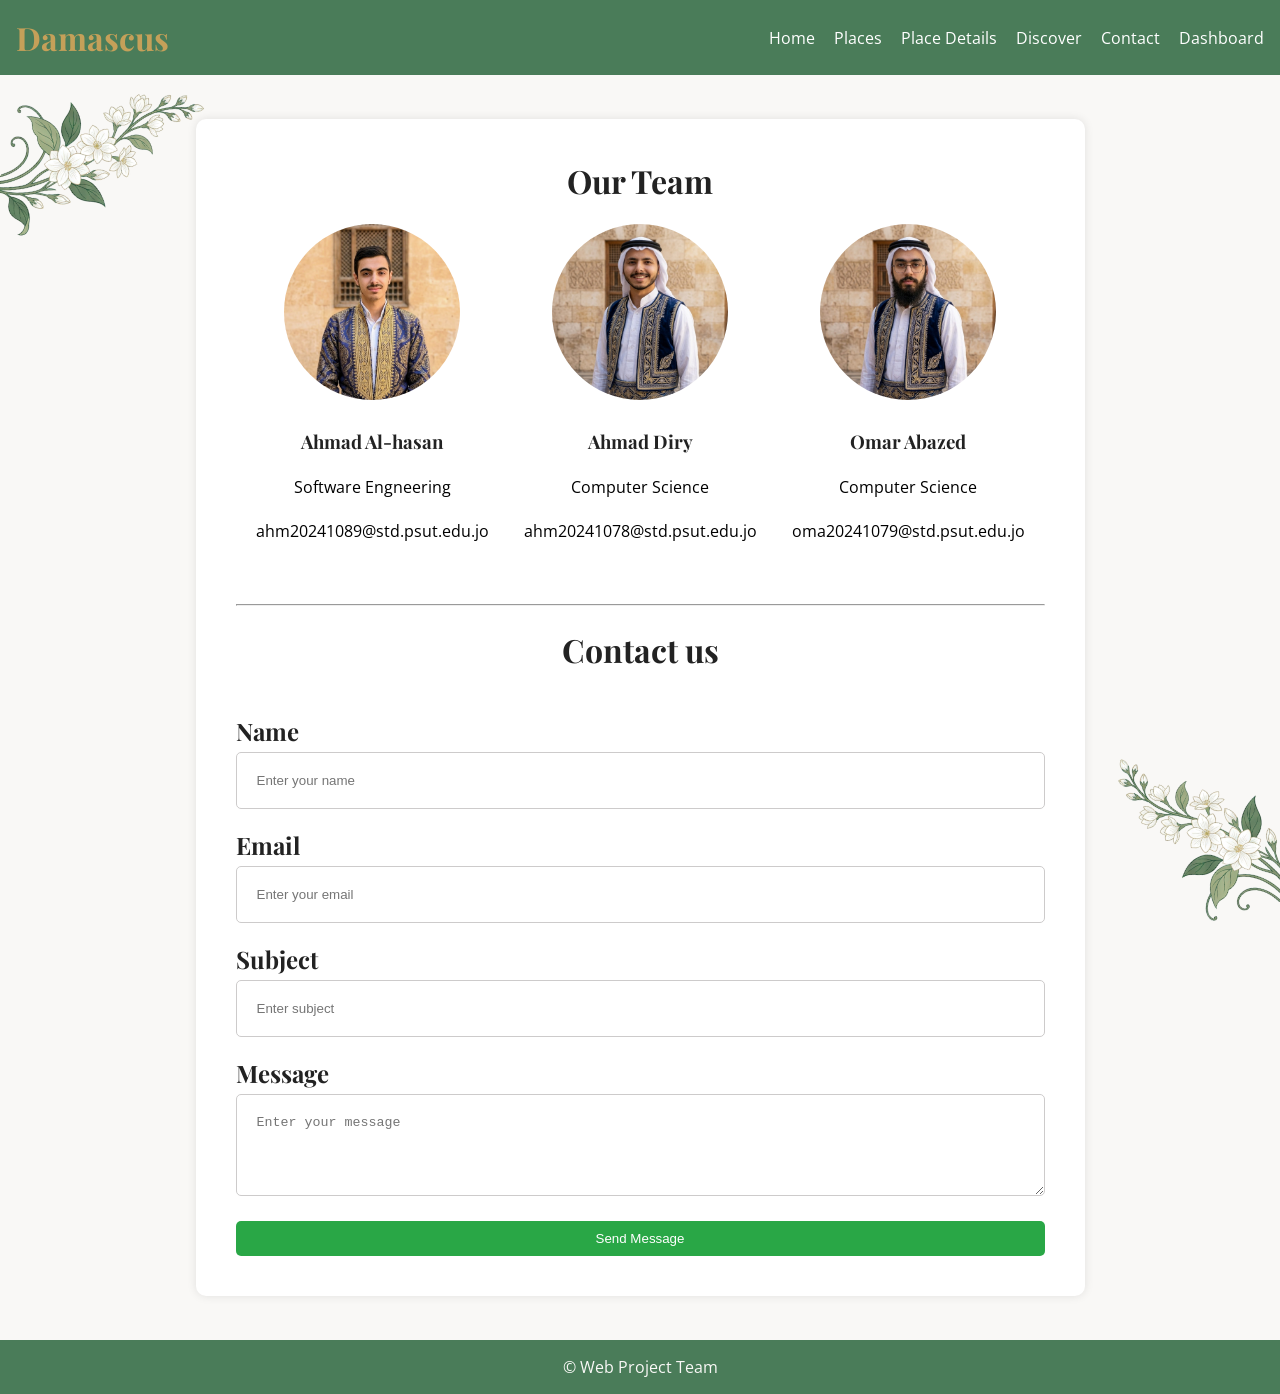
<file: contact.html>
<!DOCTYPE html>
<html lang="en">
<head>
    <meta name="viewport" content="width=device-width, initial-scale=1.0">
    <title>contact us</title>
    <link rel="stylesheet" href="./style/contact.css">
    <link rel="stylesheet" href="./style/header-footer.css">
</head>
<body>

     <header>
        <h1 id="logo">Damascus</h1>
        <nav>
            <a href="home.html">Home</a>
            <a href="places.php">Places</a>
            <a href="details.html">Place Details</a>
            <a href="discover.html">Discover</a>
            <a href="contact.html">Contact</a>
            <a href="./php/dashboard.php">Dashboard</a>
        </nav>
    </header>
        <img src="./assets/branch.png" alt="branch.png" id="branch1" class="branch">

    <br><br>
    
<div class="container">
    <h1>Our Team</h1>
    <div class="section">
        <div class="member">
            <img src="./assets/Alhasan.png" alt="Alhasan picture"><br><br>
            <h3>Ahmad Al-hasan</h3><br>
            <p>Software Engneering</p><br>
            <p>ahm20241089@std.psut.edu.jo</p><br>

        </div>
        <div class="member">
            <img src="./assets/diry.jpg" alt="Diry picture"><br><br>
            <h3>Ahmad Diry</h3><br>
            <p>Computer Science</p><br>
            <p>ahm20241078@std.psut.edu.jo</p><br>

        </div>
        <div class="member">
            <img src="./assets/omar.jpg" alt="Omar picture"><br><br>
            <h3>Omar Abazed</h3><br>
            <p>Computer Science</p><br>
            <p>oma20241079@std.psut.edu.jo</p><br>

        </div>
    </div>
    <hr>
    <br>

    <h1>Contact us</h1>
    <br>
    <p id="error-message"></p>
    <p id="success-message"></p>
    <br>

    <form id="contact-form">
        <div class="group">
            <label for="name"><h2>Name</h2><input type="text" id="name" placeholder="Enter your name"></label>
        </div>
          <div class="group">
            <label for="email"><h2>Email</h2><input type="email" id="email" placeholder="Enter your email"></label>
        </div>
        <div class="group">
            <label for="subject"><h2>Subject</h2><input type="text" id="subject" placeholder="Enter subject"></label>
        </div>
          <div class="group">
            <label for="message"><h2>Message</h2><textarea rows="4" id="message" placeholder="Enter your message"></textarea></label>
        </div>
            <button type="submit">Send Message</button>

    </form>

</div>
    <br><br>
    <img src="./assets/branch.png" alt="branch.png" id="branch2" class="branch">

 <footer>
        &copy; Web Project Team
    </footer>

<script src="./js/contact.js"></script>

</body>
</html>
</file>
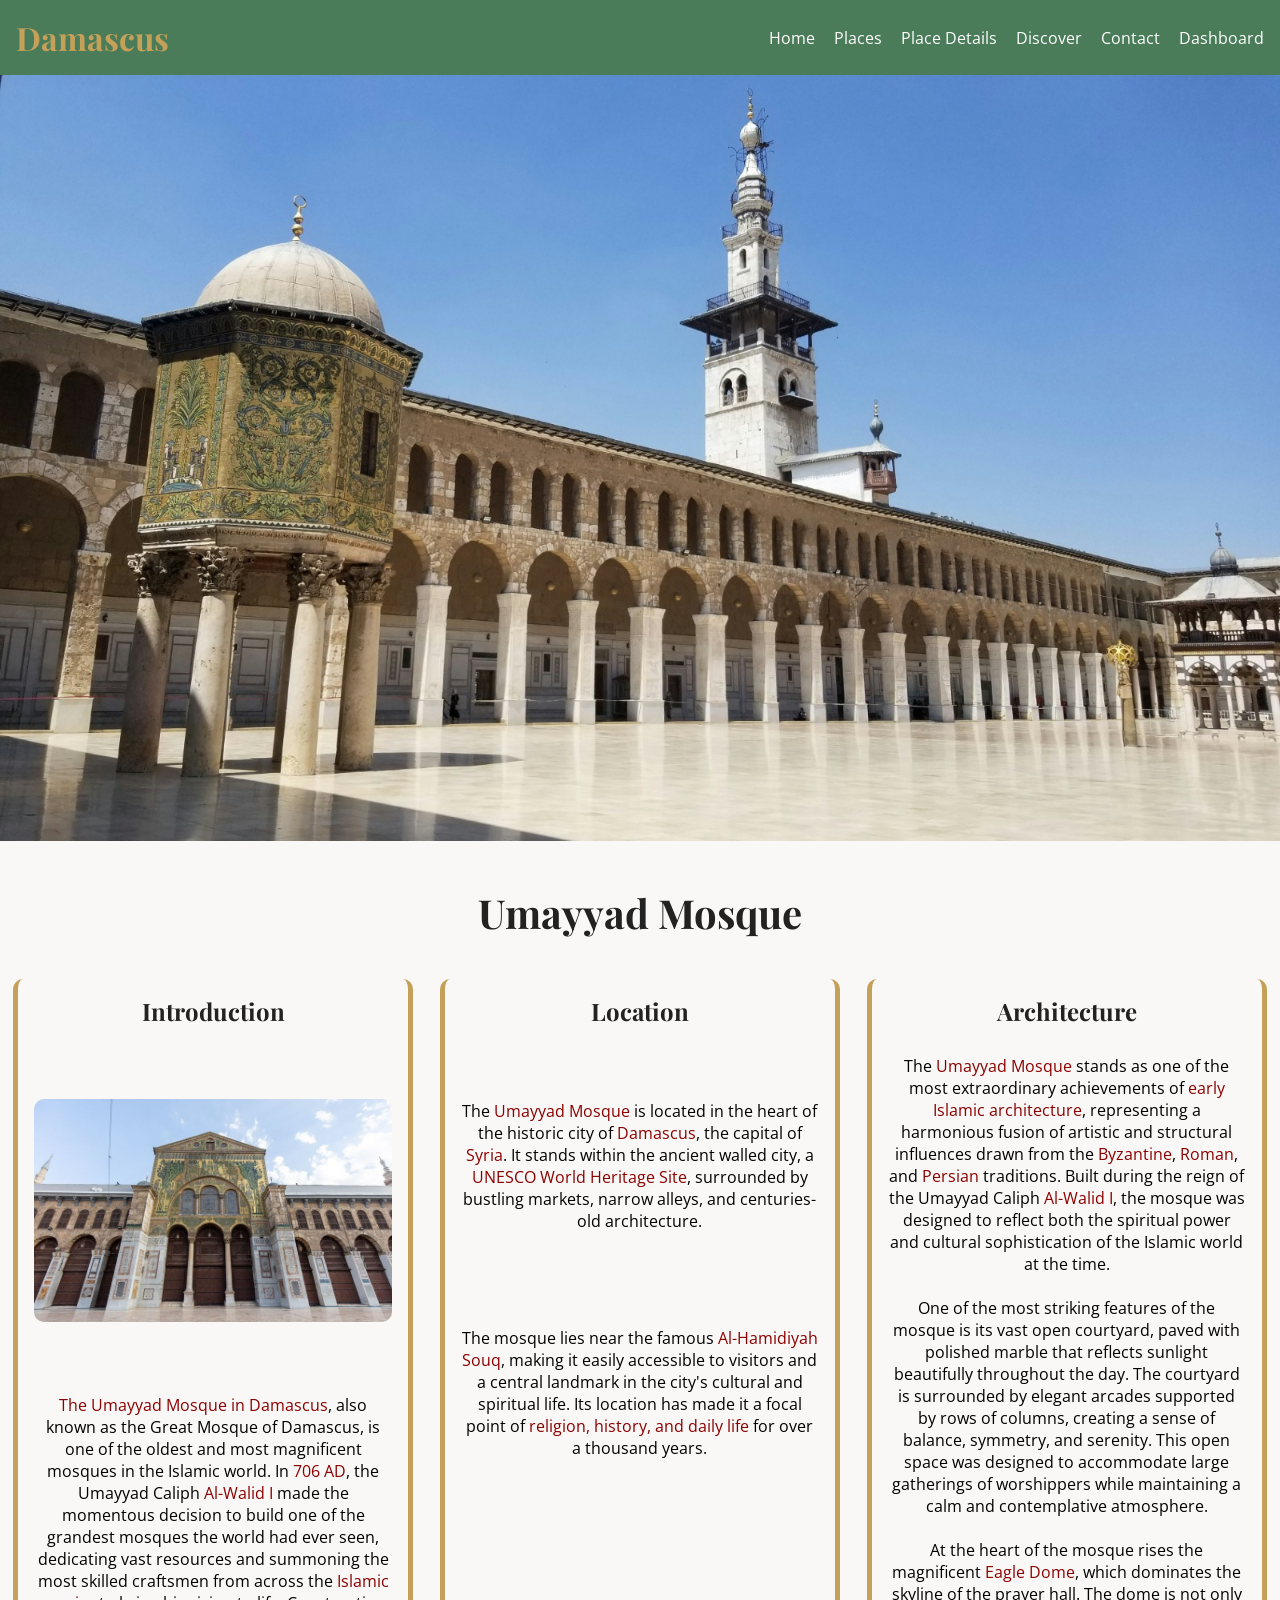
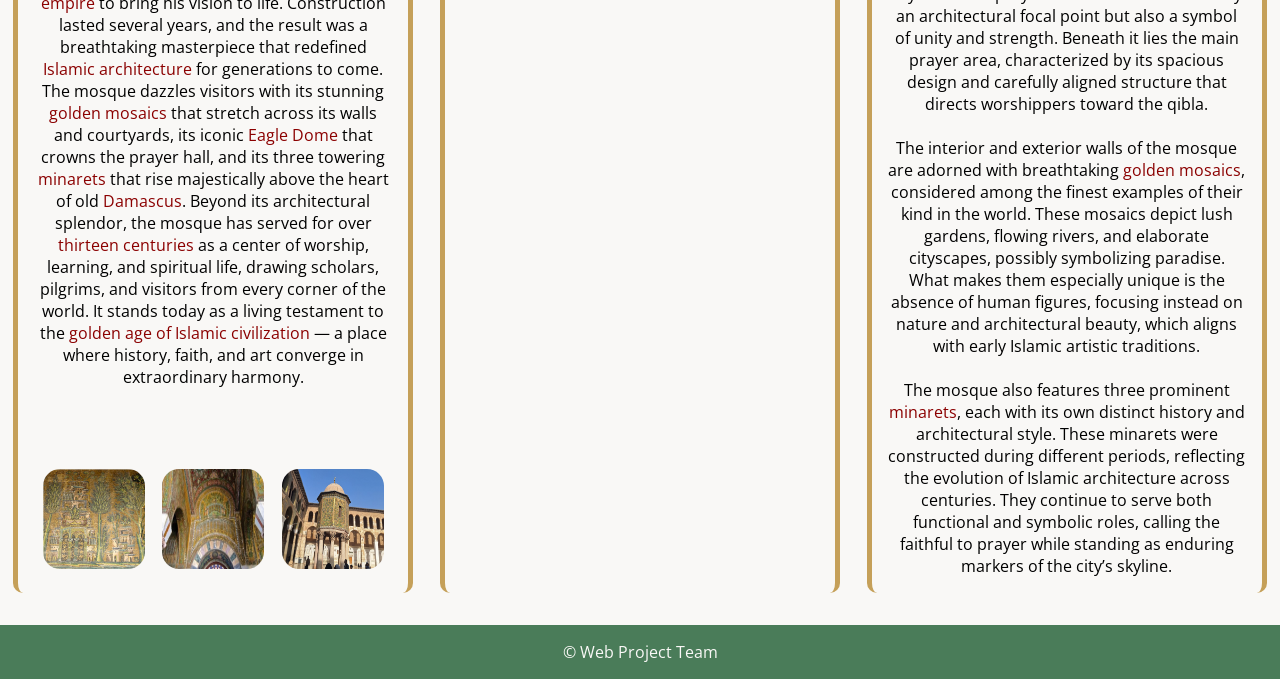
<file: details.html>
<!DOCTYPE html>
<html lang="en">

<head>
    <meta charset="UTF-8">
    <meta name="viewport" content="width=device-width, initial-scale=1.0">
    <link rel="stylesheet" href="./style/details.css">
    <link rel="stylesheet" href="./style/header-footer.css">

    <title>Umayyad mosque</title>
</head>

<body>
   
    <header>
        <h1 id="logo">Damascus</h1>
        <nav>
            <a href="home.html">Home</a>
            <a href="places.php">Places</a>
            <a href="#">Place Details</a>
            <a href="discover.html">Discover</a>
            <a href="contact.html">Contact</a>
            <a href="./php/dashboard.php">Dashboard</a>
        </nav>
    </header>
    
    
    <main>
        <div class="big-img">
        <img src="./assets/umayyad p2.jpg" >
        <h1 class="main-name">Umayyad Mosque</h1>
    </div>
        
        <div class="cards">
            <div class="card">
                <h2>Introduction</h2><br>

                
                <img src="./assets/mosaics p1.jpg"><br>

                <p>
                    <span class="highlighted-text">The Umayyad Mosque in Damascus</span>, also known as the Great Mosque
                    of Damascus, is one of the oldest and most magnificent mosques in the Islamic world. In <span
                        class="highlighted-text">706 AD</span>, the Umayyad Caliph <span
                        class="highlighted-text">Al-Walid I</span> made the momentous decision to build one of the
                    grandest mosques the world had ever seen, dedicating vast resources and summoning the most skilled
                    craftsmen from across the <span class="highlighted-text">Islamic empire</span> to bring his vision
                    to life. Construction lasted several years, and the result was a breathtaking masterpiece that
                    redefined <span class="highlighted-text">Islamic architecture</span> for generations to come. The
                    mosque dazzles visitors with its stunning <span class="highlighted-text">golden mosaics</span> that
                    stretch across its walls and courtyards, its iconic <span class="highlighted-text">Eagle Dome</span>
                    that crowns the prayer hall, and its three towering <span class="highlighted-text">minarets</span>
                    that rise majestically above the heart of old <span class="highlighted-text">Damascus</span>. Beyond
                    its architectural splendor, the mosque has served for over <span class="highlighted-text">thirteen
                        centuries</span> as a center of worship, learning, and spiritual life, drawing scholars,
                    pilgrims, and visitors from every corner of the world. It stands today as a living testament to the
                    <span class="highlighted-text">golden age of Islamic civilization</span> — a place where history,
                    faith, and art converge in extraordinary harmony.
                </p><br>


                <div class="examples-images">
                    <img src="./assets/mosaics p2.jpg">
                    <img src="./assets/mosaics p3.jpg">
                    <img src="./assets/Eagle Dome.jpg">
                </div>
            </div>
            <div class="card">
    <h2>Location</h2><br>



    <p>
        The <span class="highlighted-text">Umayyad Mosque</span> is located in the heart of the historic city of 
        <span class="highlighted-text">Damascus</span>, the capital of <span class="highlighted-text">Syria</span>. 
        It stands within the ancient walled city, a <span class="highlighted-text">UNESCO World Heritage Site</span>, 
        surrounded by bustling markets, narrow alleys, and centuries-old architecture.
         </p><br><br><p>
        The mosque lies near the famous <span class="highlighted-text">Al-Hamidiyah Souq</span>, making it easily 
        accessible to visitors and a central landmark in the city's cultural and spiritual life. Its location has 
        made it a focal point of <span class="highlighted-text">religion, history, and daily life</span> for over a 
        thousand years.</p>
   
       <br> <div>
        <iframe class="map-container"
            src="https://www.google.com/maps?q=Umayyad+Mosque+Damascus&output=embed"
            allowfullscreen="" 
            loading="lazy">
        </iframe>
    </div>
</div>
<div class="card">
    <h2>Architecture</h2><br>

    <p>
        The <span class="highlighted-text">Umayyad Mosque</span> stands as one of the most extraordinary achievements 
        of <span class="highlighted-text">early Islamic architecture</span>, representing a harmonious fusion of 
        artistic and structural influences drawn from the <span class="highlighted-text">Byzantine</span>, 
        <span class="highlighted-text">Roman</span>, and <span class="highlighted-text">Persian</span> traditions. 
        Built during the reign of the Umayyad Caliph <span class="highlighted-text">Al-Walid I</span>, the mosque 
        was designed to reflect both the spiritual power and cultural sophistication of the Islamic world at the time.
        <br><br>
       
        One of the most striking features of the mosque is its vast open courtyard, paved with polished marble that 
        reflects sunlight beautifully throughout the day. The courtyard is surrounded by elegant arcades supported by 
        rows of columns, creating a sense of balance, symmetry, and serenity. This open space was designed to 
        accommodate large gatherings of worshippers while maintaining a calm and contemplative atmosphere.
        <br><br>
        At the heart of the mosque rises the magnificent <span class="highlighted-text">Eagle Dome</span>, which 
        dominates the skyline of the prayer hall. The dome is not only an architectural focal point but also a symbol 
        of unity and strength. Beneath it lies the main prayer area, characterized by its spacious design and 
        carefully aligned structure that directs worshippers toward the qibla.
        <br><br>
        The interior and exterior walls of the mosque are adorned with breathtaking 
        <span class="highlighted-text">golden mosaics</span>, considered among the finest examples of their kind in 
        the world. These mosaics depict lush gardens, flowing rivers, and elaborate cityscapes, possibly symbolizing 
        paradise. What makes them especially unique is the absence of human figures, focusing instead on nature and 
        architectural beauty, which aligns with early Islamic artistic traditions.
        <br><br>
        The mosque also features three prominent <span class="highlighted-text">minarets</span>, each with its own 
        distinct history and architectural style. These minarets were constructed during different periods, reflecting 
        the evolution of Islamic architecture across centuries. They continue to serve both functional and symbolic 
        roles, calling the faithful to prayer while standing as enduring markers of the city’s skyline.


    </p>
</div>
        </div>

    </main>
    <footer>
        &copy; Web Project Team
    </footer>
    
</body>

</html>
</file>
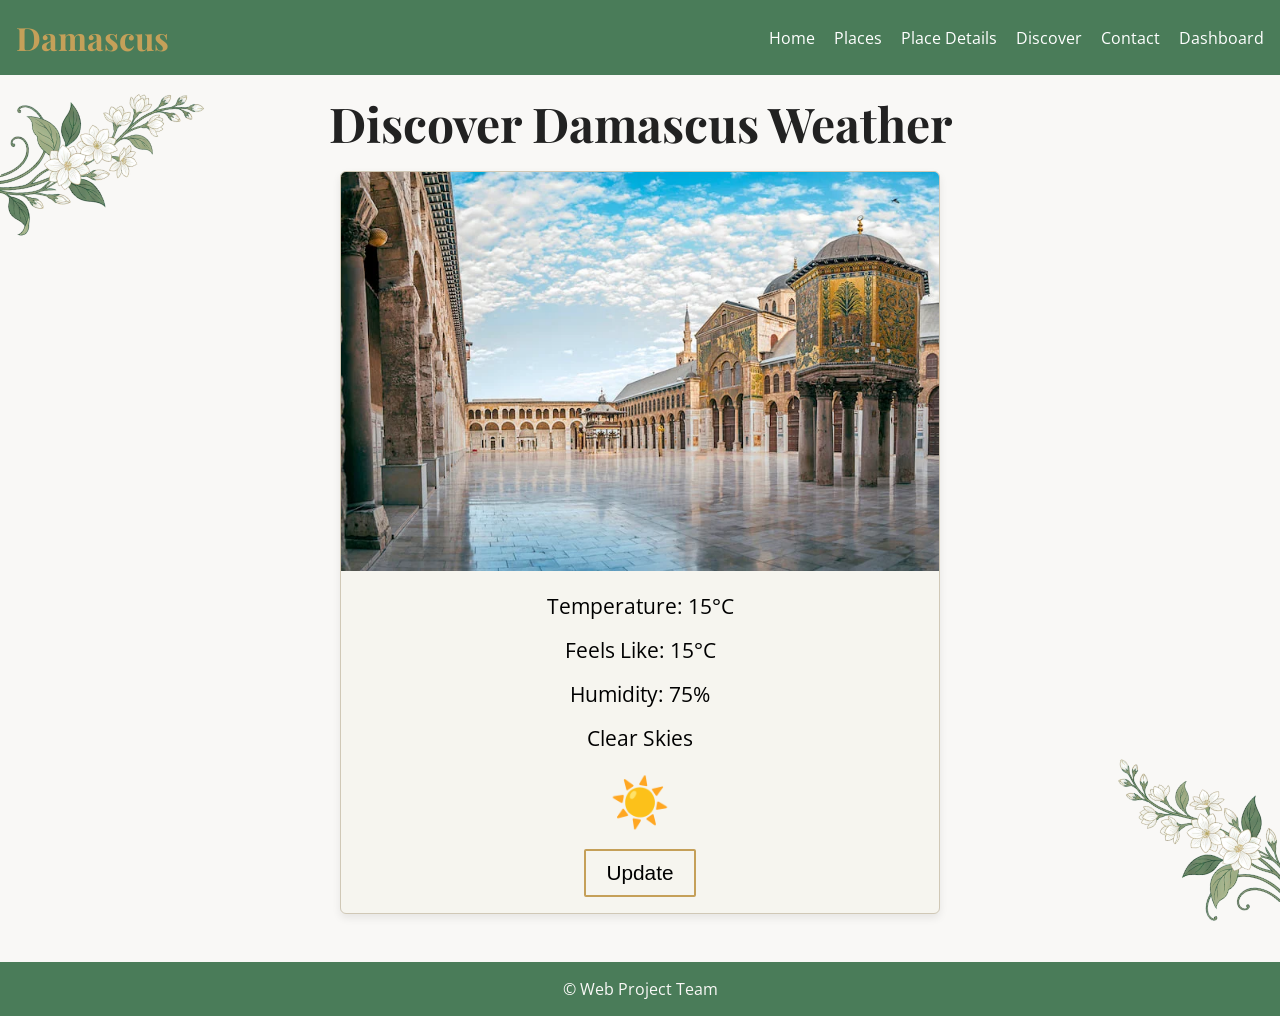
<file: discover.html>
<!DOCTYPE html>
<html lang="en">
<head>
    <meta charset="UTF-8">
    <meta name="viewport" content="width=device-width, initial-scale=1.0">
    <link rel="stylesheet" href="./style/header-footer.css">
    <link rel="stylesheet" href="./style/discover.css">
    <title>Discover</title>
</head>
<body>
    <img src="./assets/branch.png" alt="branch.png" id="branch1">
    <header>
        <h1 id="logo">Damascus</h1>
        <nav>
            <a href="home.html">Home</a>
            <a href="places.php">Places</a>
            <a href="details.html">Place Details</a>
            <a href="discover.html">Discover</a>
            <a href="contact.html">Contact</a>
            <a href="./php/dashboard.php">Dashboard</a>
        </nav>
    </header>
    <main>
        <section class="hero">
            <div class="header">
                <h1>Discover Damascus Weather</h1>
            </div>
            <div class="main">
                <div class="card">
                    <img src="./assets/cardBackground.webp" alt="cardBackground">
                    <div class="content">
                        <p class="tempDisplay">Temperature: 15°C</p>
                        <p class="feelsDisplay">Feels Like: 15°C</p>
                        <p class="humidityDisplay">Humidity: 75%</p>
                        <p class="descDisplay">Clear Skies</p>
                        <p class="weatherEmoji">☀️</p>
                        <button id="update">Update</button>
                    </div>
                </div>
            </div>
        </section>
    </main>
    <footer>
        &copy; Web Project Team
    </footer>
    <img src="./assets/branch.png" alt="branch.png" id="branch2">
    <script src="./js/discover.js"></script>
</body>
</html>
</file>
<file: style/contact.css>
body{
    font-family: Arial, sans-serif;
    background-color: #f1f1f7;
}
#branch1 {
    position: fixed;
    top: -3rem;
    left: -1rem;
    transform: scale(0.6) rotate(-120deg) ;
}
h1{
    text-align: center;
    color: rgb(148, 138, 32);
}
h2{
    text-align: start;
    color: rgb(70, 44, 12);

}

#branch2 {
    position: fixed;
    right: -2rem;
    bottom: -8rem;
    transform: scale(0.6) rotate(120deg) ;
}
.container{
    max-width: 1100px;
    background: white;
    margin: auto;
    padding: 40px;
    border-radius: 10px;
    box-shadow: 0 0 10px rgba(0,0,0,0.1);
}
.section{
    display: flex;
    justify-content: space-around;
    margin-bottom: 20px;
    text-align: center;
    padding: 20px;
    gap: 35px;
    flex-wrap: wrap;
}
.member img{
    width: 180px;
    height: 180px;
    border-radius: 50%;
    object-fit: cover;
    border: 2px solid white;
    transition: 0.3s;
}
.member img:hover{
    border: 2px solid #542929;
}
.group{
    margin-bottom: 20px;

}
.group label{
    font-weight: bold;
    display: block;
}
.group input,.group textarea{
    width: 100%;
    padding: 20px;
    border: 1px solid #cdcbcb;
    border-radius: 5px;
    box-sizing: border-box;
    margin-top: 5px;
}
button{
    background-color: #29a746;
    color: white;
    border: none;
    padding: 10px 20px;
    cursor: pointer;
    border-radius: 5px;
    width: 100%;
    transition: 0.3s;
}
button:hover{
    background-color: #1c8a36;
}
#error-message{
    color: red;
}
#success-message{
    color: green;
}
</file>
<file: style/header-footer.css>
@import url('https://fonts.googleapis.com/css2?family=Open+Sans:ital,wght@0,300..800;1,300..800&family=Playfair+Display:ital,wght@0,400..900;1,400..900&display=swap');

/* 
Limestone White: #F9F8F6
Basalt Black: #222222
Umayyad Gold: #C5A059
Jasmine Green: #4A7C59
Deep Crimson: #8B0000
*/

* {
    margin: 0 0;
    padding: 0 0;
    box-sizing: border-box;
}

body {
    min-height: 100vh;
    font-family: "Open Sans", sans-serif;
    background-color: #F9F8F6;
    display: flex;
    flex-direction: column;
    justify-content: space-between;
}

h1, h2, h3, h4 {
    font-family: "Playfair Display", serif;
    color: #222222;
}

header h1 {
    color: #C5A059;
}

header nav a {
    color: white;
    text-decoration: none;
    margin-left: 15px;
    transition: 0.3s;
}

header nav a:hover {
    border-bottom: 3px #C5A059 solid;
    color: #F9F8F6;
}

#branch1 {
    position: fixed;
    top: -3rem;
    left: -1rem;
    transform: scale(0.6) rotate(-120deg) ;
}

#branch2 {
    position: fixed;
    right: -2rem;
    bottom: -8rem;
    transform: scale(0.6) rotate(120deg) ;
}

header {
    background-color: #4A7C59;
    display: flex;
    justify-content: space-between;
    align-items: center;
    padding: 1rem;
    position: sticky;
    top: 0;
    z-index: 1000;
}

footer {
    width: 100%;
    text-align: center;
    color: #F9F8F6;
    background-color: #4A7C59;
    padding: 1rem;
}

@media (max-width: 600px) {
    header {
        flex-direction: column;
        gap: 1rem;
        position: static;
    }

    header nav {
        width: 100%;
        display: flex;
        flex-direction: column;
        gap: 1rem;
    }
    header nav a {
        width: fit-content;
    }
}
</file>
<file: style/details.css>
.big-img {
    width: 100%;
    height: auto;
    
}
.big-img img {
    width: 100%;
    height: auto;
}
.main-name {
    text-align: center;
    margin: 1em;
    font-size: 2.5em;
    }
.cards {
    display: flex;
    justify-content: space-around;
    align-items: stretch;
    margin: 2rem 0;
    flex-wrap: wrap;
}
.card {
    min-width: 400px;
    font-size: 1em;
    display: flex;
    justify-content: space-between;
    flex-direction: column;
    gap: 3px;
    width: 30%;
    border-left: 5px solid #C5A059;
    border-right: 5px solid #C5A059;
    border-radius: 10px;
    padding: 1rem;
    text-align: center;
}
.card img {
    width: 100%;
    height: auto;
    border-radius: 10px;
}
.examples-images {
    display: flex;
    flex-direction: row;
    justify-content: space-around;
    width: 100%; 
    height: auto;
    margin: 0;
}

.examples-images img {
    width: 33%;
    padding: 0.5rem;
    height: auto;
    border-radius: 25px;
    
}
.examples-images img:hover {
    transform: scale(1.05);
    transition: 0.3s;
}
.highlighted-text {
    color: #8B0000;
}
@media (max-width: 800px) {
    .card {
        width: 100%;
        margin: 20px;
        border: 5px solid #C5A059;
    }
    .examples-images {
        flex-direction: column;
        align-items: center;
        
    }

    .examples-images img {
    width: 100%;
    height: auto;
    border-radius: 10px;
    margin-bottom: 10px; 
    border-radius: 30px;
    }
}
.map-container {
    width: 100%;
    border-width: 0px;
    overflow: hidden;
    border-radius: 30px;
    width: 100%;
    height: 40em;  
}
</file>
<file: style/discover.css>
main {
    min-height: 90vh;
}

.hero .header h1 {
    margin: 1rem 0;
    text-align: center;
    font-size: 3rem;
}

.main {
    display: flex;
    justify-content: center;
    align-items: center;
}

.main .card img{
    width: 100%;
}

.main .card {
    max-width: 600px;
    margin-bottom: 3rem;
    overflow: hidden;
    background-color: #f6f5ef;
    border: 1px solid #d0c8b6;
    border-radius: 6px;
    box-shadow: 0 4px 8px rgba(0, 0, 0, 0.08);
}

.main .card .content{
    width: 100%;
    display: flex;
    flex-direction: column;
    justify-content: center;
    align-items: center;
    gap: 1rem;
    padding: 1rem;
    font-size: 1.3rem;
}

.main .card .content .weatherEmoji {
    font-size: 3rem;
}

.main .card .content button {
    padding: 10px 20px;
    background: transparent;
    border: 2px solid #C5A059;
    border-radius: 2px;
    cursor: pointer;
    transition: 0.3s;
    font-size: 1.3rem;
}

.main .card .content button:hover {
    border: 2px solid #4A7C59;
    background-color: #4A7C59;
    color: white;
}

@media(max-width: 900px) {
    #branch1, #branch2{
        display: none;
    }
}
</file>
